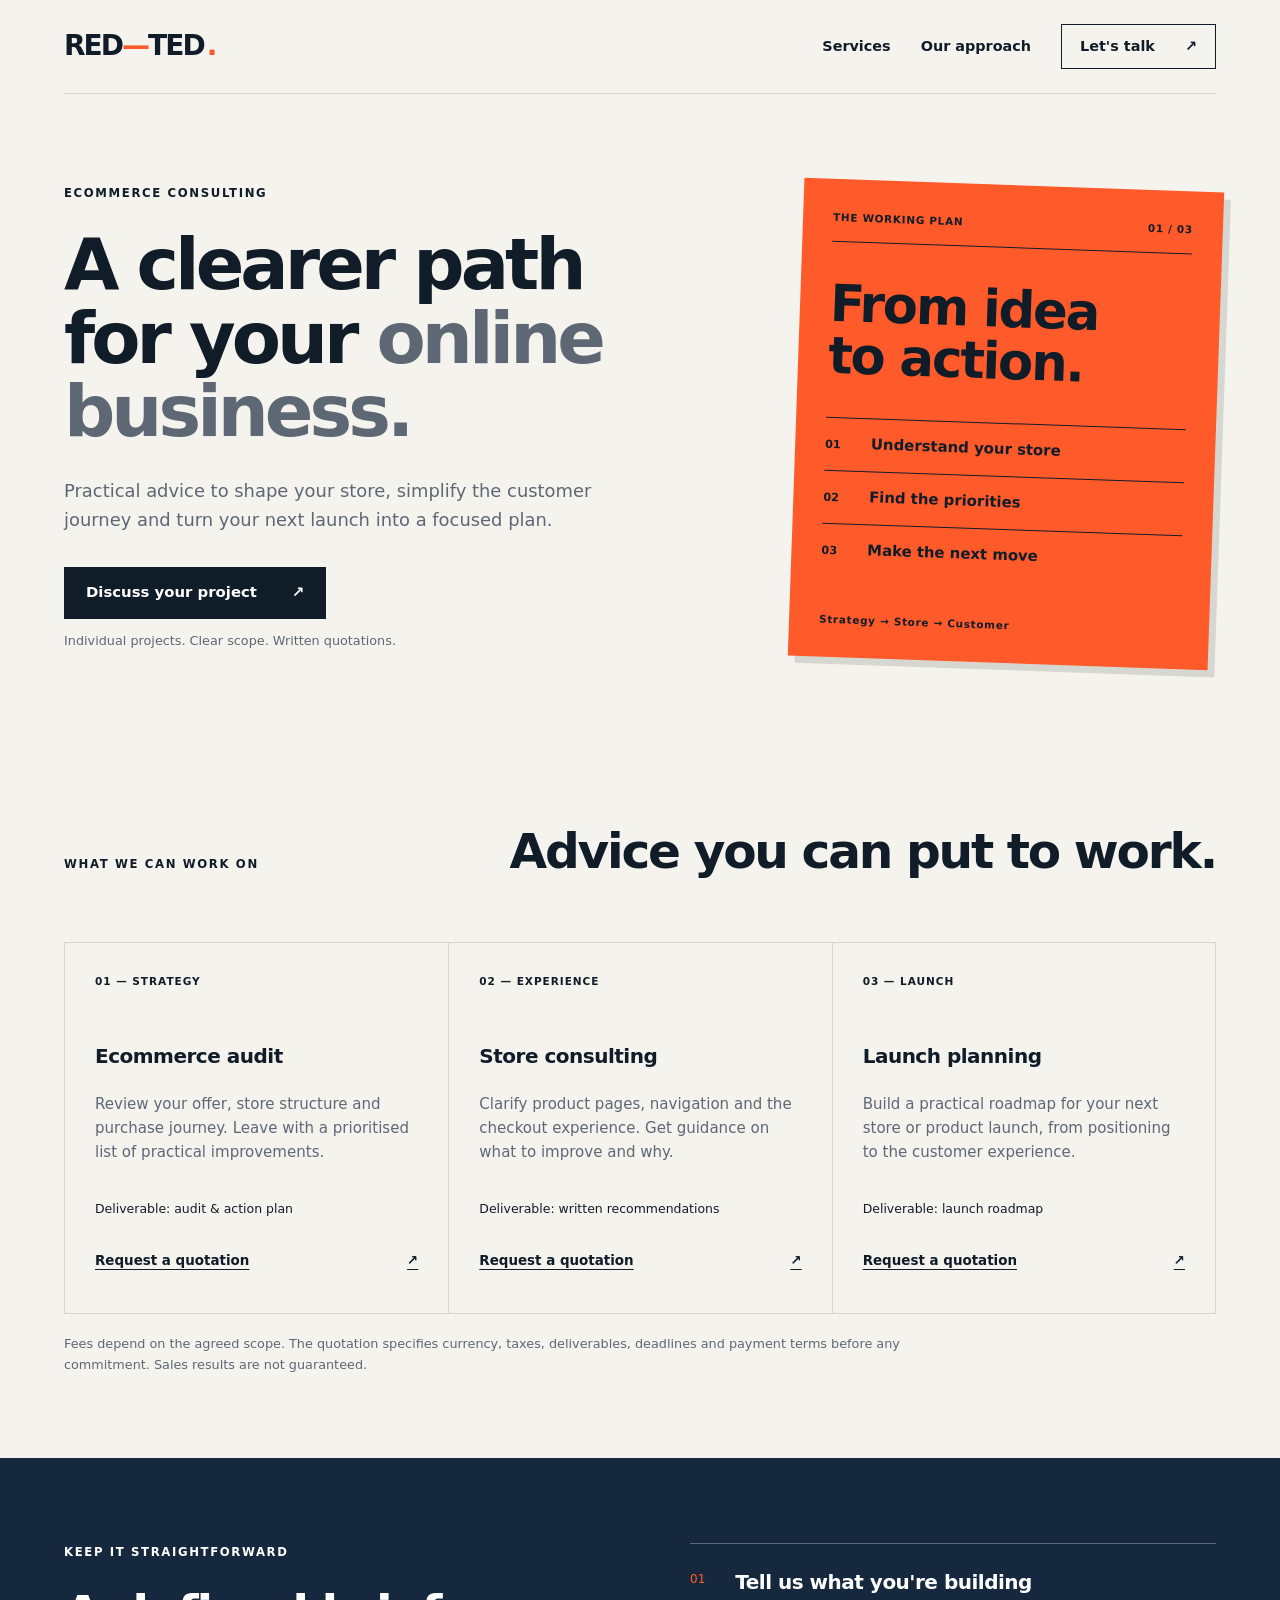
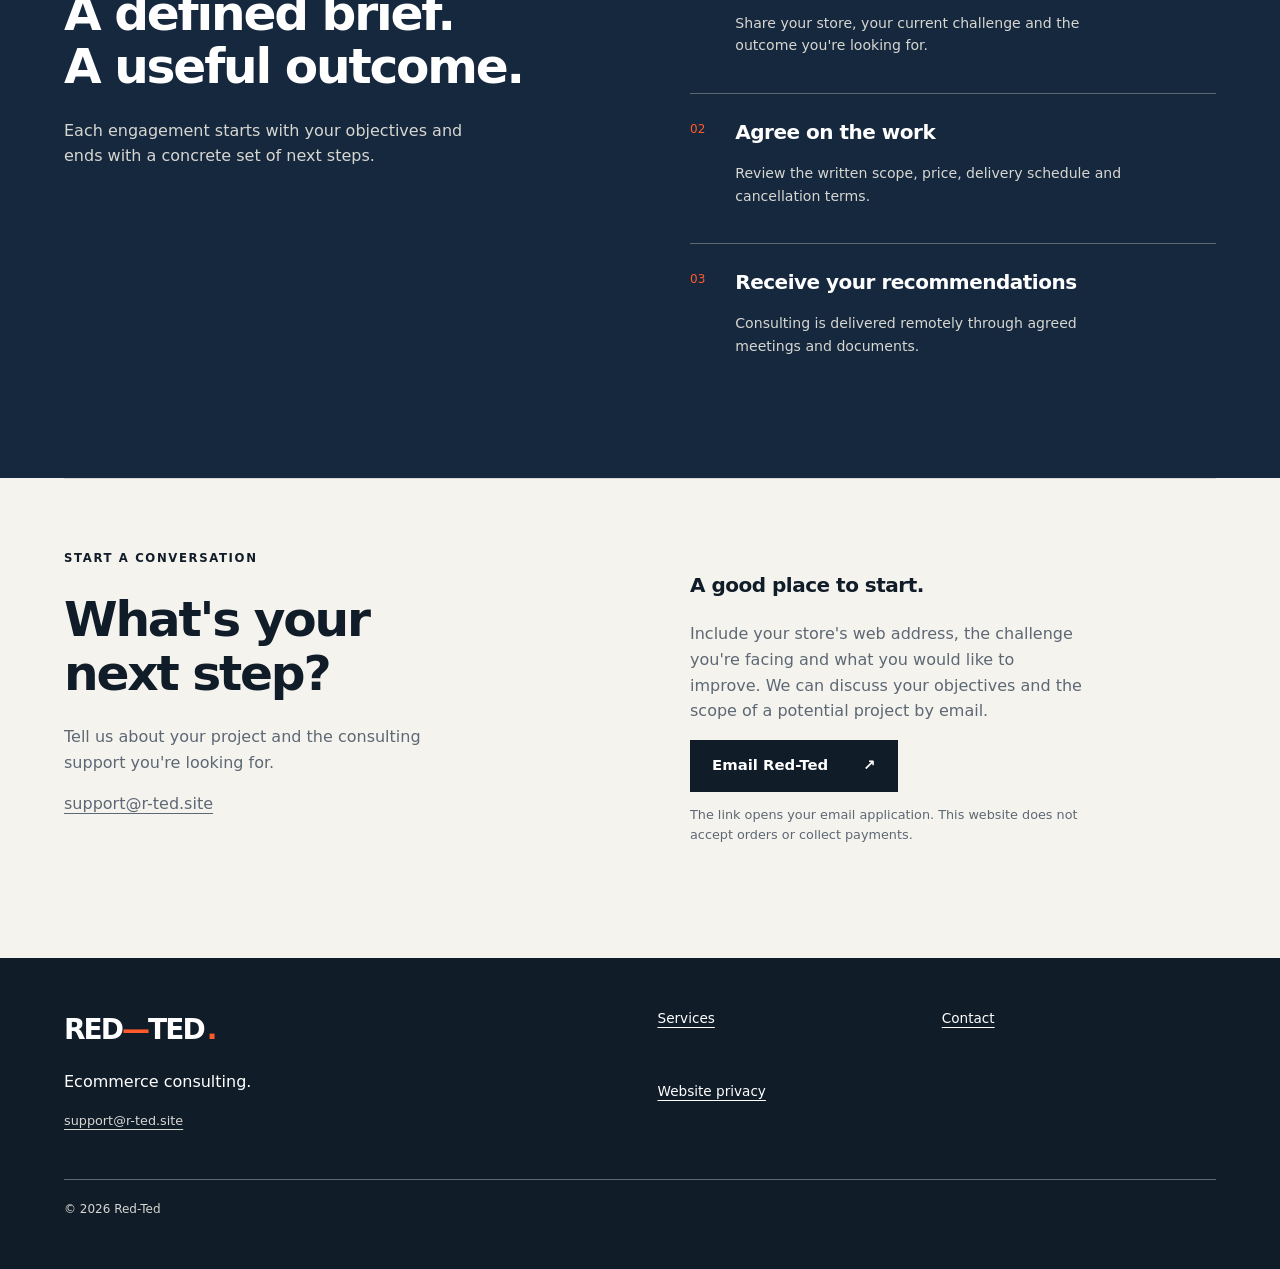
<file: index.html>
<!doctype html>
<html lang="en">
<head>
  <meta charset="utf-8">
  <meta name="viewport" content="width=device-width, initial-scale=1">
  <meta name="description" content="Red-Ted: ecommerce consulting, store strategy, customer experience and launch planning.">
  <title>Red-Ted — Ecommerce consulting</title>
  <link rel="icon" href="favicon.svg" type="image/svg+xml">
  <link rel="stylesheet" href="styles.css">
  <script src="config.js" defer></script>
  <script src="script.js" defer></script>
</head>
<body>
  <a class="skip" href="#main">Skip to content</a>
  <header class="header wrap">
    <a class="logo" href="index.html" aria-label="Red-Ted home">RED<span>—</span>TED<span class="logo-dot">.</span></a>
    <button class="menu" type="button" aria-controls="navigation" aria-expanded="false">Menu</button>
    <nav id="navigation" aria-label="Main navigation"><a href="#services">Services</a><a href="#approach">Our approach</a><a class="outline" href="#contact">Let's talk <span aria-hidden="true">↗</span></a></nav>
  </header>
  <main id="main">
    <section class="hero wrap">
      <div><p class="eyebrow">Ecommerce consulting</p><h1>A clearer path<br>for your <span>online business.</span></h1><p class="intro">Practical advice to shape your store, simplify the customer journey and turn your next launch into a focused plan.</p><a class="button" href="#contact">Discuss your project <span aria-hidden="true">↗</span></a><p class="small">Individual projects. Clear scope. Written quotations.</p></div>
      <aside class="project-note" aria-label="Consulting process illustration"><div class="note-top"><span>THE WORKING PLAN</span><span>01 / 03</span></div><h2>From idea<br>to action.</h2><ol><li><span>01</span> Understand your store</li><li><span>02</span> Find the priorities</li><li><span>03</span> Make the next move</li></ol><div class="note-bottom">Strategy → Store → Customer</div></aside>
    </section>
    <section class="services wrap" id="services"><div class="section-head"><p class="eyebrow">What we can work on</p><h2>Advice you can put to work.</h2></div><div class="service-grid">
      <article><span class="index">01 — STRATEGY</span><h3>Ecommerce audit</h3><p>Review your offer, store structure and purchase journey. Leave with a prioritised list of practical improvements.</p><div class="deliverable">Deliverable: audit & action plan</div><a href="#contact">Request a quotation <span aria-hidden="true">↗</span></a></article>
      <article><span class="index">02 — EXPERIENCE</span><h3>Store consulting</h3><p>Clarify product pages, navigation and the checkout experience. Get guidance on what to improve and why.</p><div class="deliverable">Deliverable: written recommendations</div><a href="#contact">Request a quotation <span aria-hidden="true">↗</span></a></article>
      <article><span class="index">03 — LAUNCH</span><h3>Launch planning</h3><p>Build a practical roadmap for your next store or product launch, from positioning to the customer experience.</p><div class="deliverable">Deliverable: launch roadmap</div><a href="#contact">Request a quotation <span aria-hidden="true">↗</span></a></article>
    </div><p class="small">Fees depend on the agreed scope. The quotation specifies currency, taxes, deliverables, deadlines and payment terms before any commitment. Sales results are not guaranteed.</p></section>
    <section class="approach" id="approach"><div class="wrap approach-inner"><div><p class="eyebrow">Keep it straightforward</p><h2>A defined brief.<br>A useful outcome.</h2><p>Each engagement starts with your objectives and ends with a concrete set of next steps.</p></div><ol><li><span>01</span><div><h3>Tell us what you're building</h3><p>Share your store, your current challenge and the outcome you're looking for.</p></div></li><li><span>02</span><div><h3>Agree on the work</h3><p>Review the written scope, price, delivery schedule and cancellation terms.</p></div></li><li><span>03</span><div><h3>Receive your recommendations</h3><p>Consulting is delivered remotely through agreed meetings and documents.</p></div></li></ol></div></section>
    <section class="contact wrap" id="contact"><div><p class="eyebrow">Start a conversation</p><h2>What's your<br>next step?</h2><p>Tell us about your project and the consulting support you're looking for.</p><p class="contact-email"><a href="mailto:support@r-ted.site">support@r-ted.site</a></p></div><div><h3>A good place to start.</h3><p>Include your store's web address, the challenge you're facing and what you would like to improve. We can discuss your objectives and the scope of a potential project by email.</p><a class="button" href="mailto:support@r-ted.site?subject=Red-Ted%20consulting%20enquiry">Email Red-Ted <span aria-hidden="true">↗</span></a><p class="small">The link opens your email application. This website does not accept orders or collect payments.</p></div></section>
  </main>
  <footer><div class="wrap footer-inner"><div><a class="logo" href="index.html">RED<span>—</span>TED<span class="logo-dot">.</span></a><p>Ecommerce consulting.</p><p class="small"><a href="mailto:support@r-ted.site">support@r-ted.site</a></p></div><nav aria-label="Footer links"><a href="#services">Services</a><a href="#contact">Contact</a><a href="policies.html">Website privacy</a></nav><p class="copyright">© <span id="year">2026</span> Red-Ted</p></div></footer>
</body>
</html>
</file>
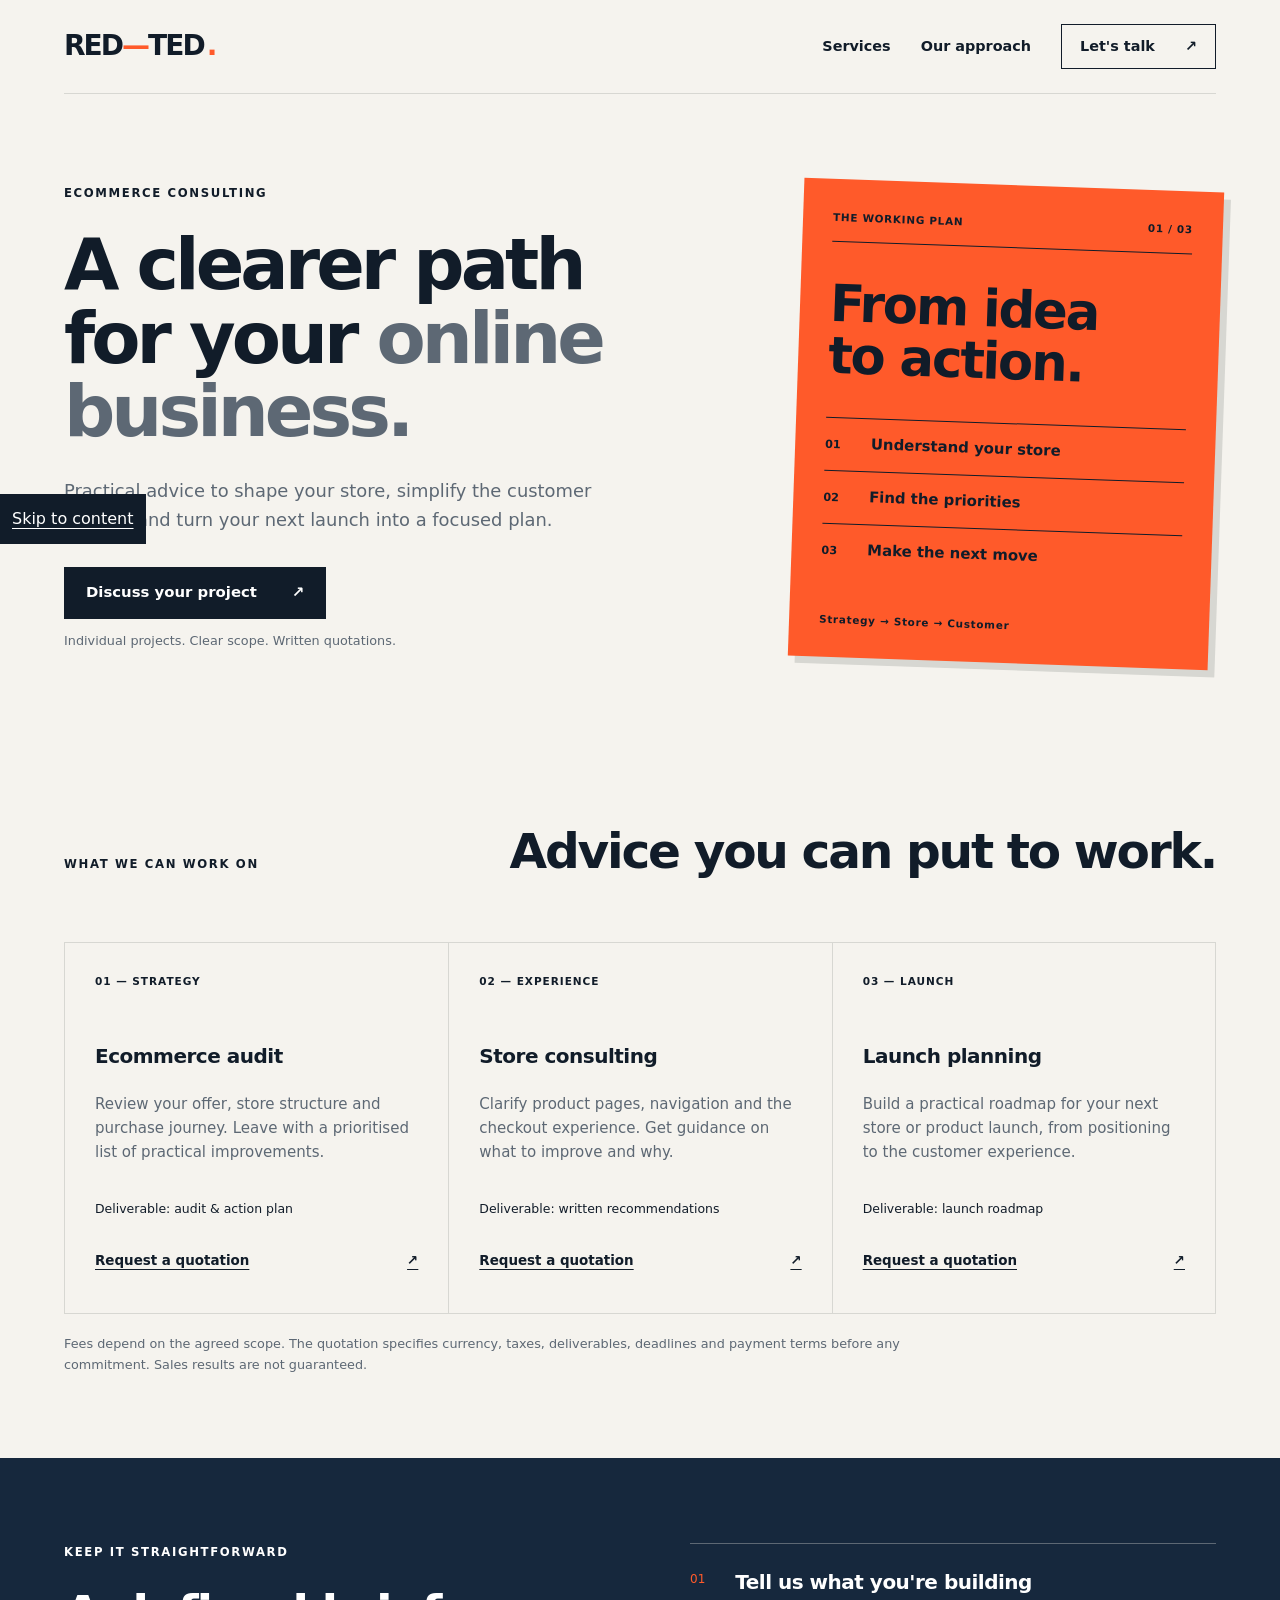
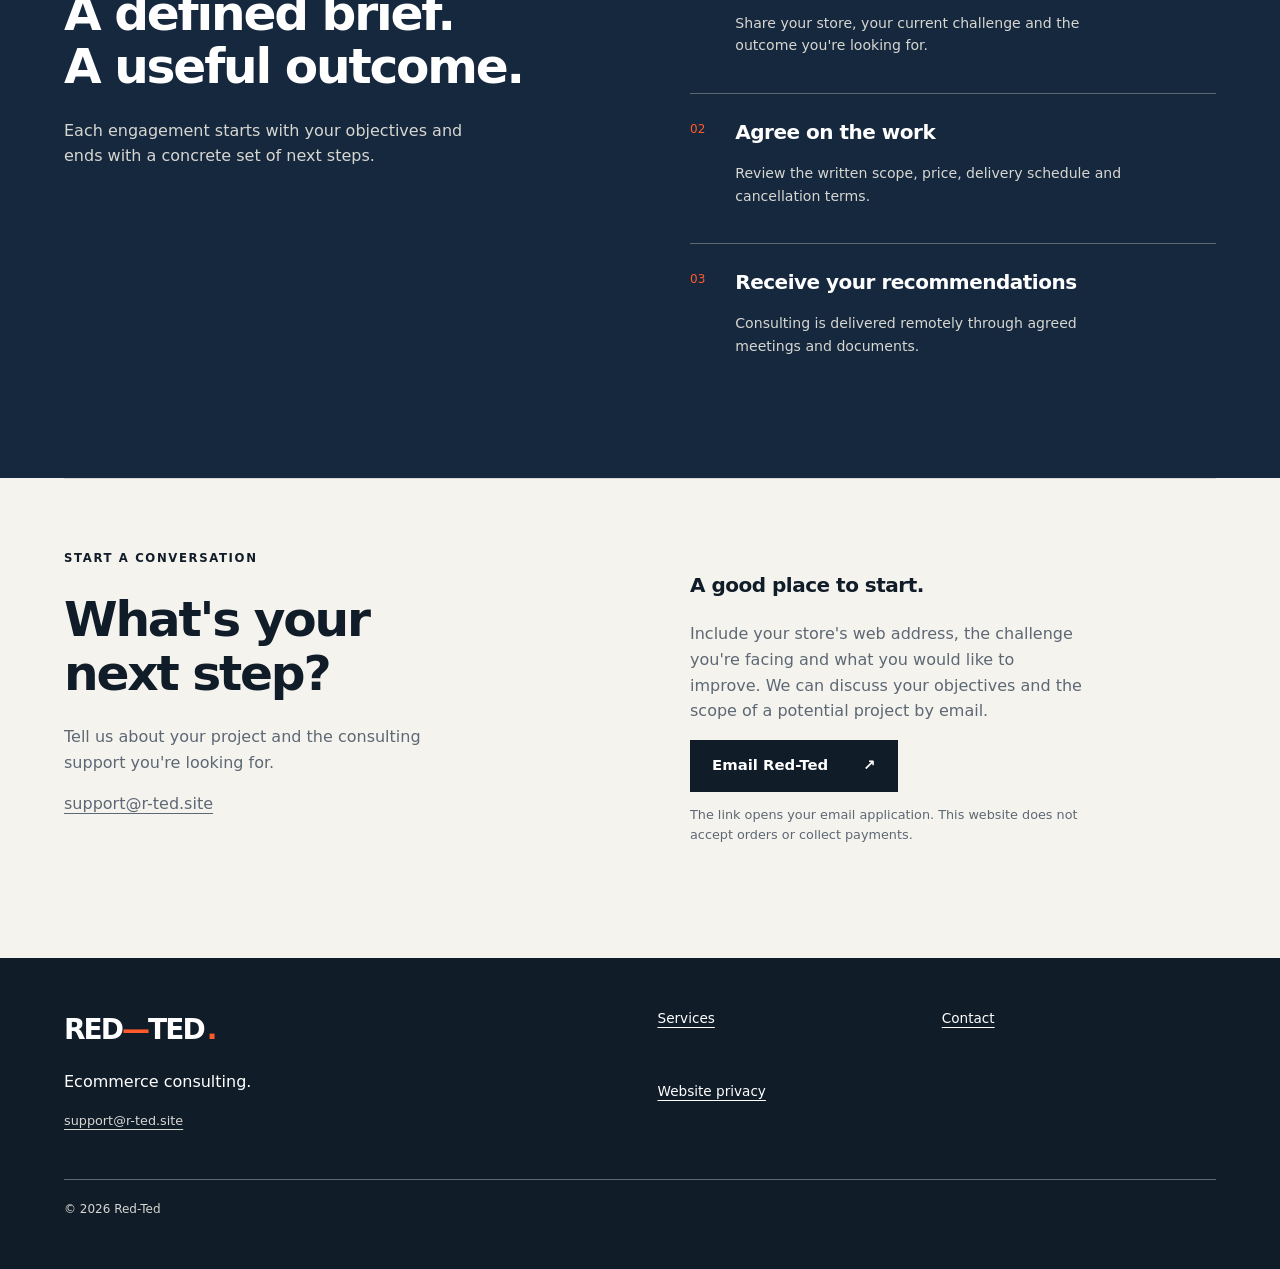
<file: conditions.html>
<!doctype html><html lang="en"><head><meta charset="utf-8"><meta name="viewport" content="width=device-width,initial-scale=1"><meta http-equiv="refresh" content="0;url=index.html#contact"><title>Contact Red-Ted</title><link rel="canonical" href="https://r-ted.site/"></head><body><p>This site is contact-only and does not accept online orders. <a href="index.html#contact">Contact Red-Ted</a>.</p></body></html>
</file>
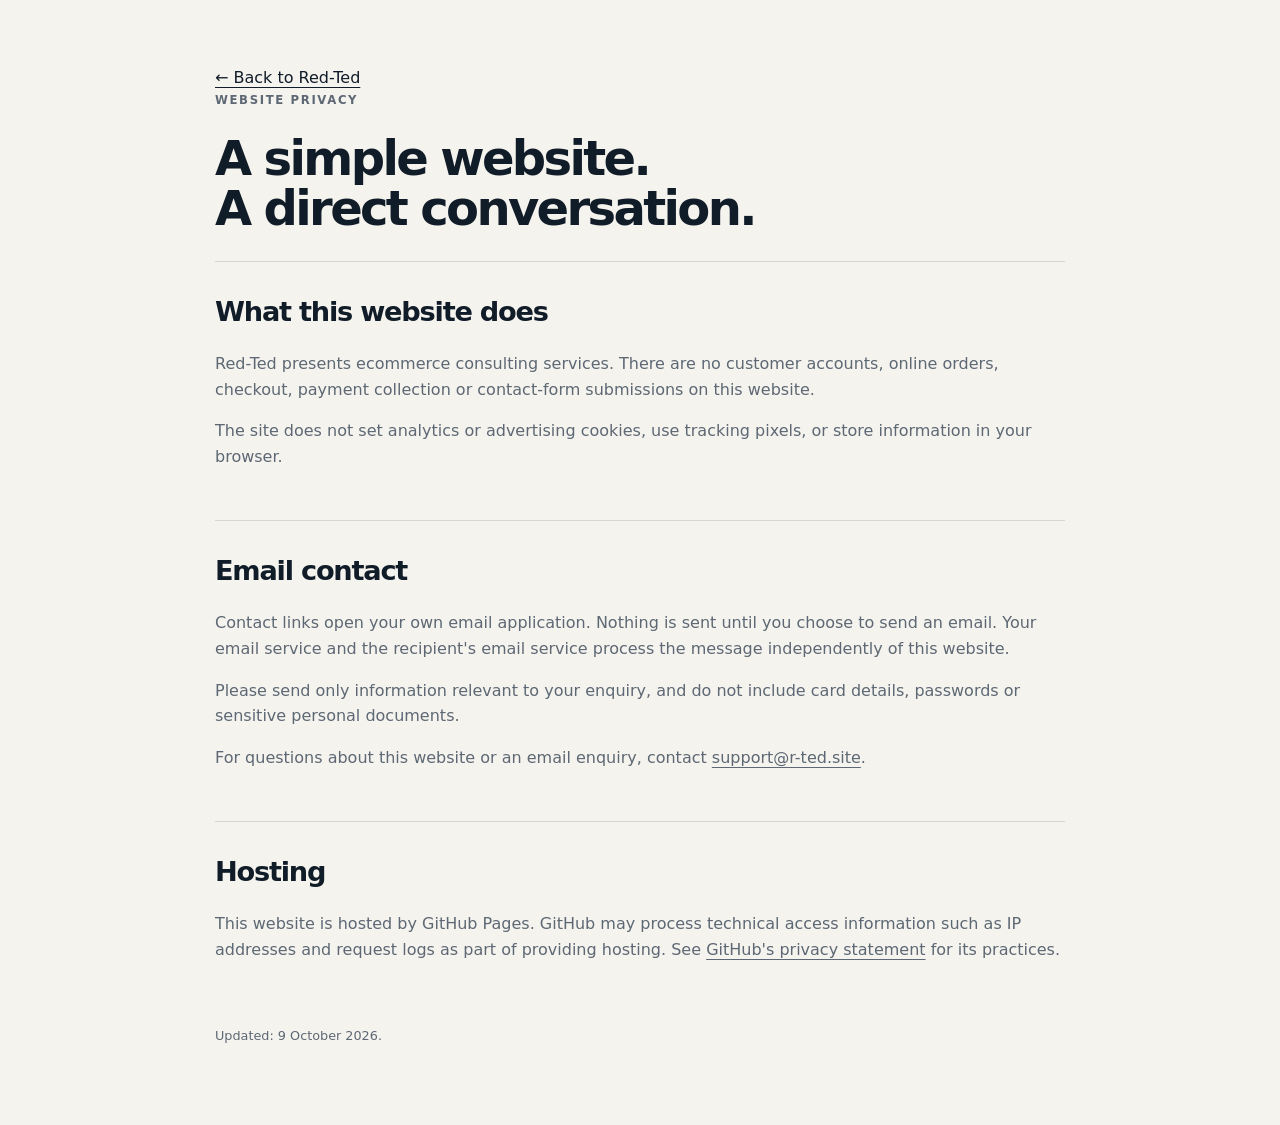
<file: confidentialite.html>
<!doctype html><html lang="en"><head><meta charset="utf-8"><meta name="viewport" content="width=device-width,initial-scale=1"><meta http-equiv="refresh" content="0;url=policies.html"><title>Website privacy — Red-Ted</title><link rel="canonical" href="https://r-ted.site/policies.html"></head><body><p><a href="policies.html">Read the current website privacy information</a>.</p></body></html>
</file>
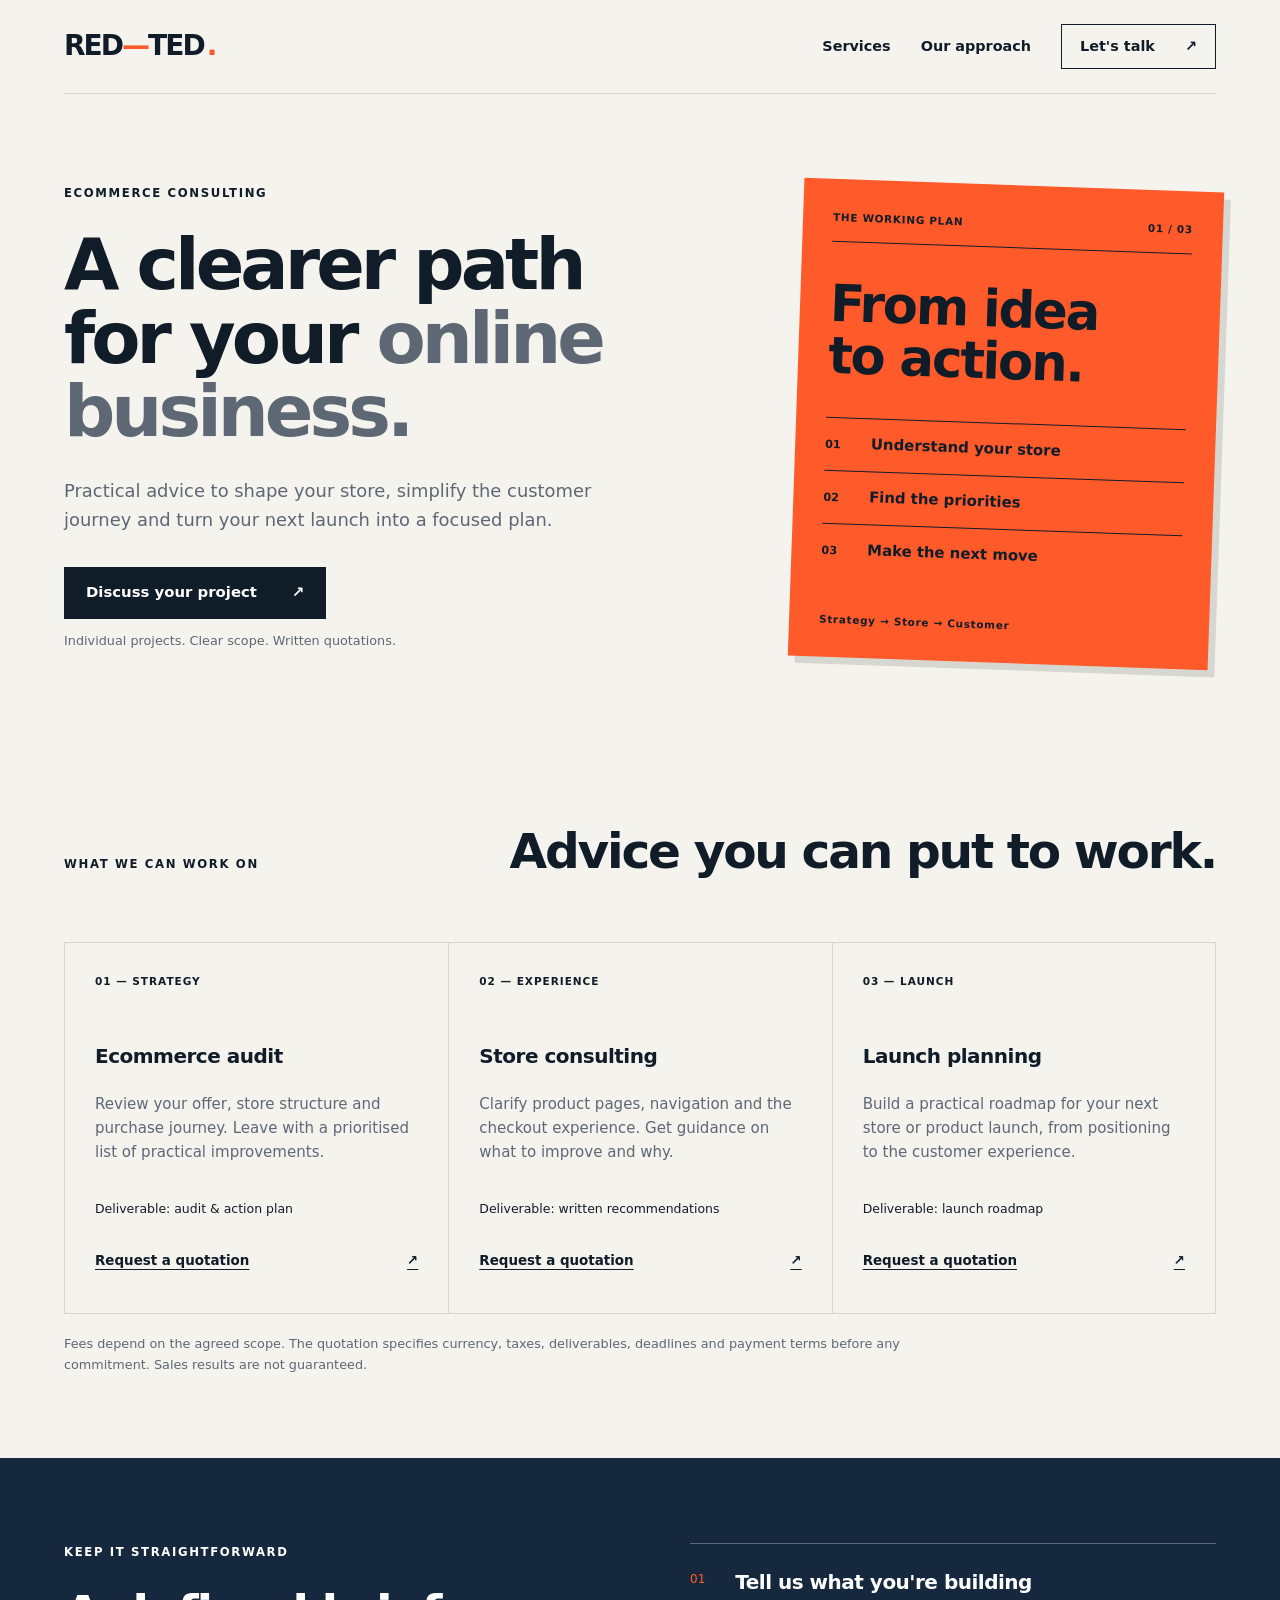
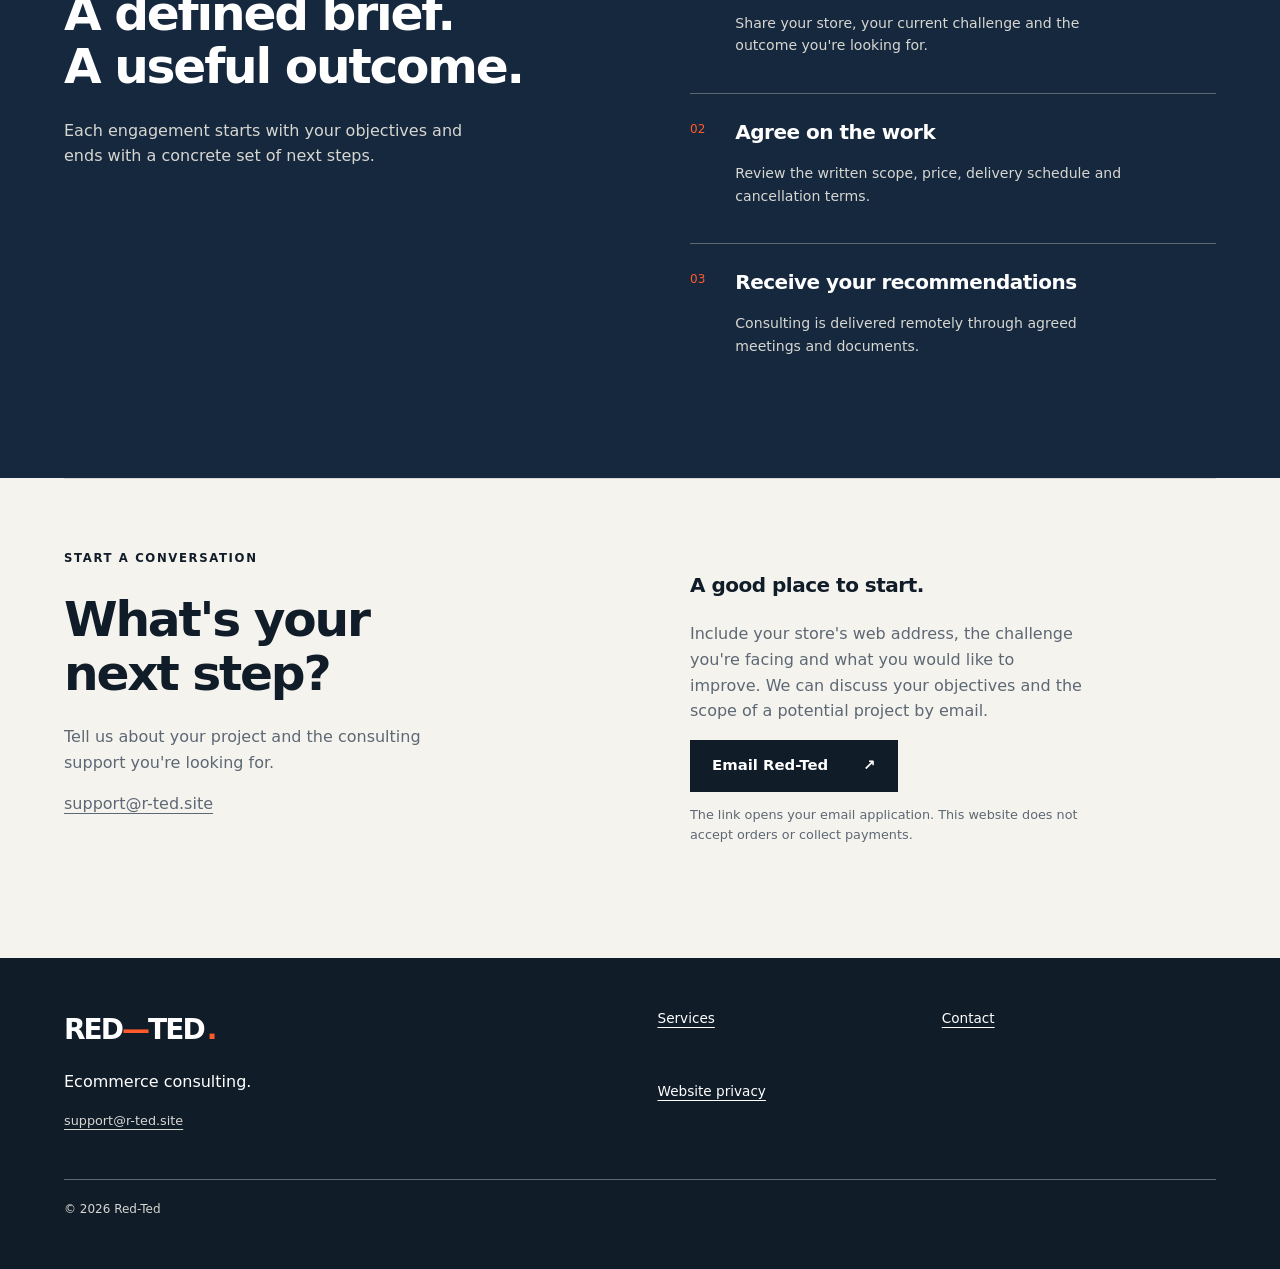
<file: mentions-legales.html>
<!doctype html><html lang="en"><head><meta charset="utf-8"><meta name="viewport" content="width=device-width,initial-scale=1"><meta http-equiv="refresh" content="0;url=index.html#contact"><title>Red-Ted contact</title><link rel="canonical" href="https://r-ted.site/"></head><body><p>This page has moved. <a href="index.html#contact">Visit Red-Ted's contact information</a>.</p></body></html>
</file>
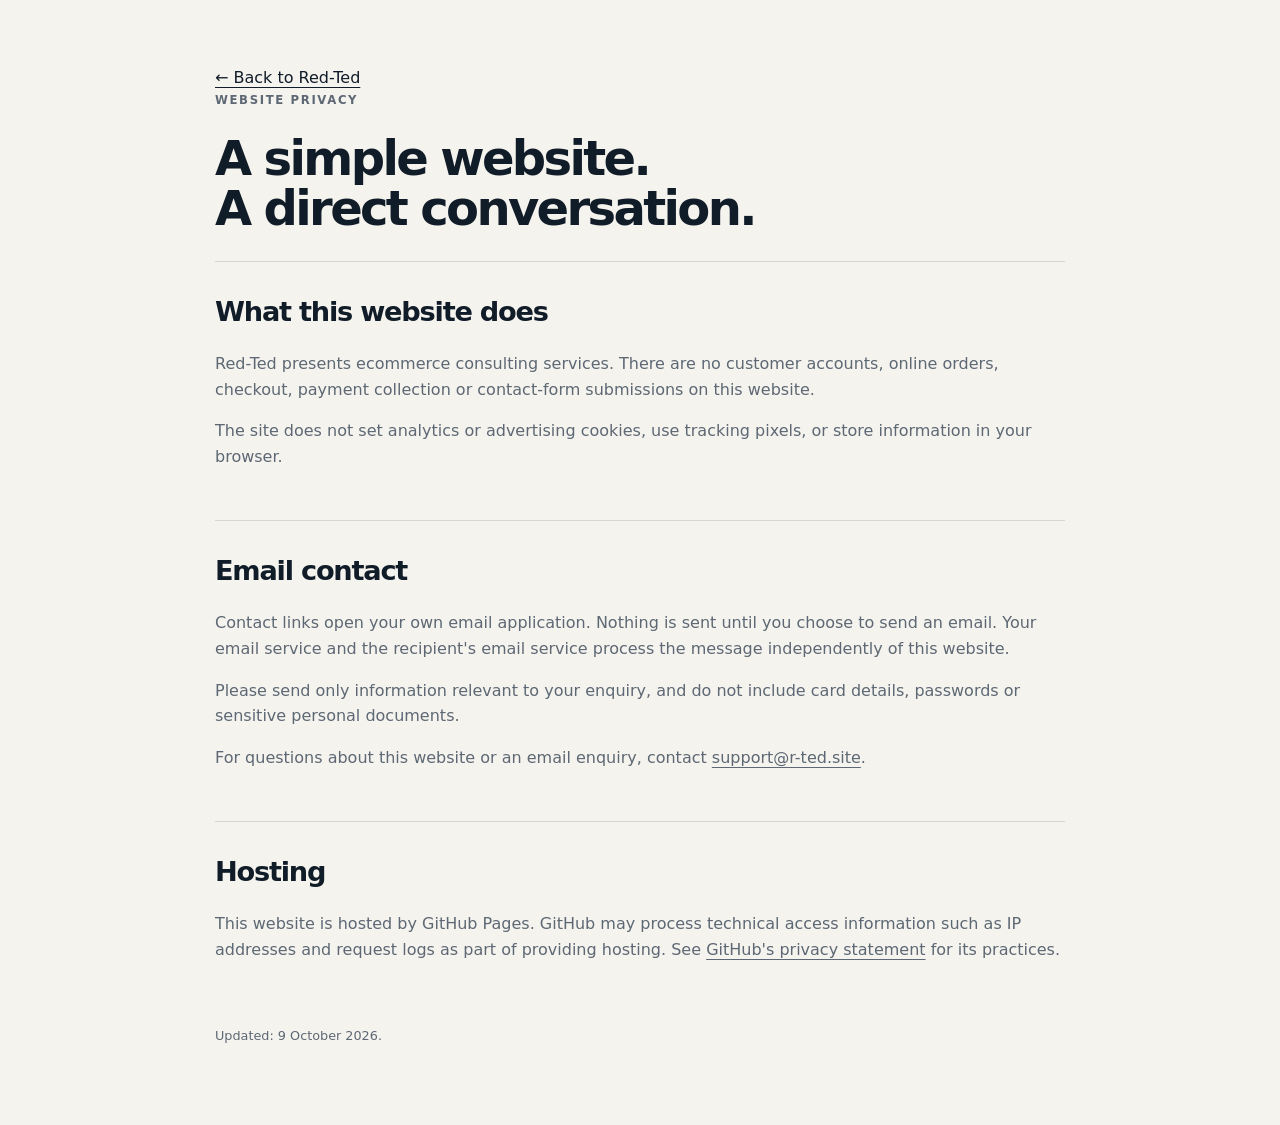
<file: policies.html>
<!doctype html>
<html lang="en"><head><meta charset="utf-8"><meta name="viewport" content="width=device-width,initial-scale=1"><title>Website privacy — Red-Ted</title><meta name="description" content="How the Red-Ted informational website and email contact links work."><link rel="icon" href="favicon.svg" type="image/svg+xml"><link rel="stylesheet" href="styles.css"></head>
<body><main class="wrap legal"><a href="index.html">← Back to Red-Ted</a><p class="eyebrow">Website privacy</p><h1>A simple website.<br>A direct conversation.</h1>
<section><h2>What this website does</h2><p>Red-Ted presents ecommerce consulting services. There are no customer accounts, online orders, checkout, payment collection or contact-form submissions on this website.</p><p>The site does not set analytics or advertising cookies, use tracking pixels, or store information in your browser.</p></section>
<section><h2>Email contact</h2><p>Contact links open your own email application. Nothing is sent until you choose to send an email. Your email service and the recipient's email service process the message independently of this website.</p><p>Please send only information relevant to your enquiry, and do not include card details, passwords or sensitive personal documents.</p><p>For questions about this website or an email enquiry, contact <a href="mailto:support@r-ted.site">support@r-ted.site</a>.</p></section>
<section><h2>Hosting</h2><p>This website is hosted by GitHub Pages. GitHub may process technical access information such as IP addresses and request logs as part of providing hosting. See <a href="https://docs.github.com/en/site-policy/privacy-policies/github-general-privacy-statement">GitHub's privacy statement</a> for its practices.</p></section>
<p class="small">Updated: 9 October 2026.</p></main></body></html>
</file>
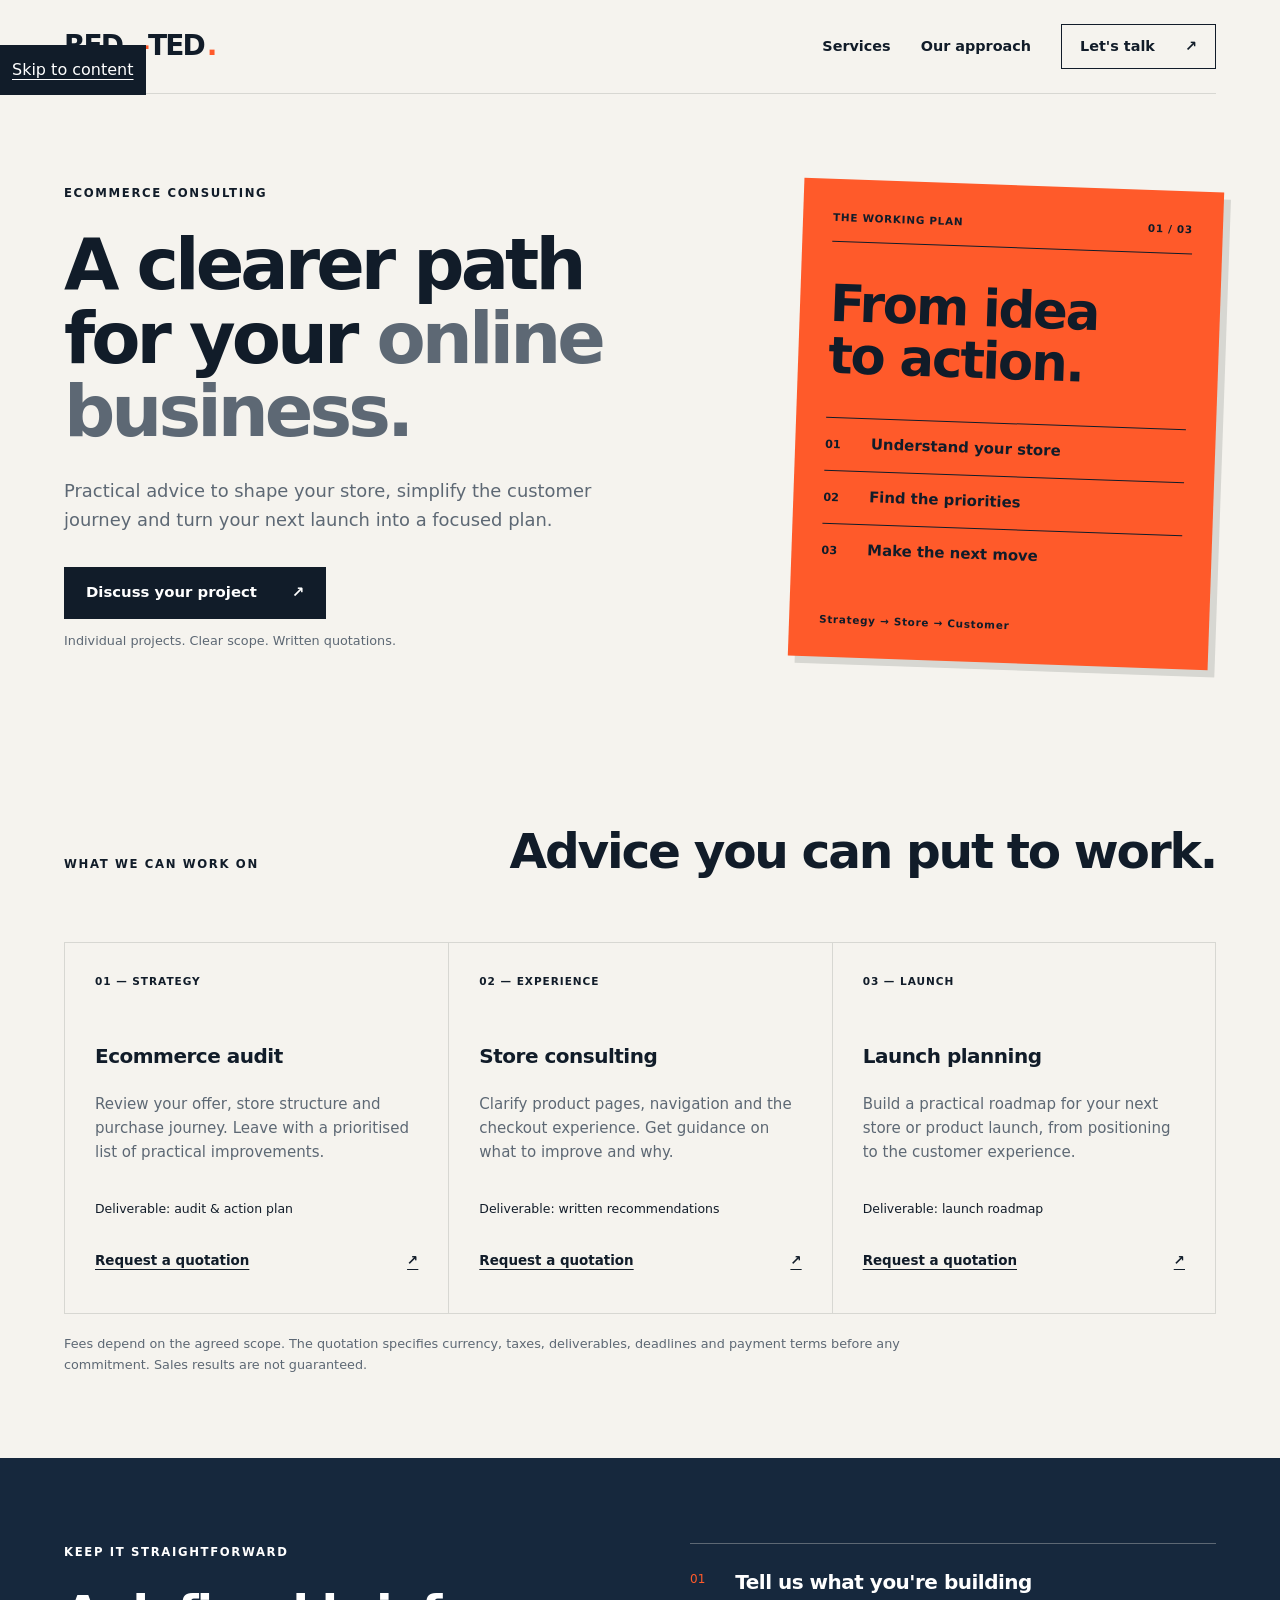
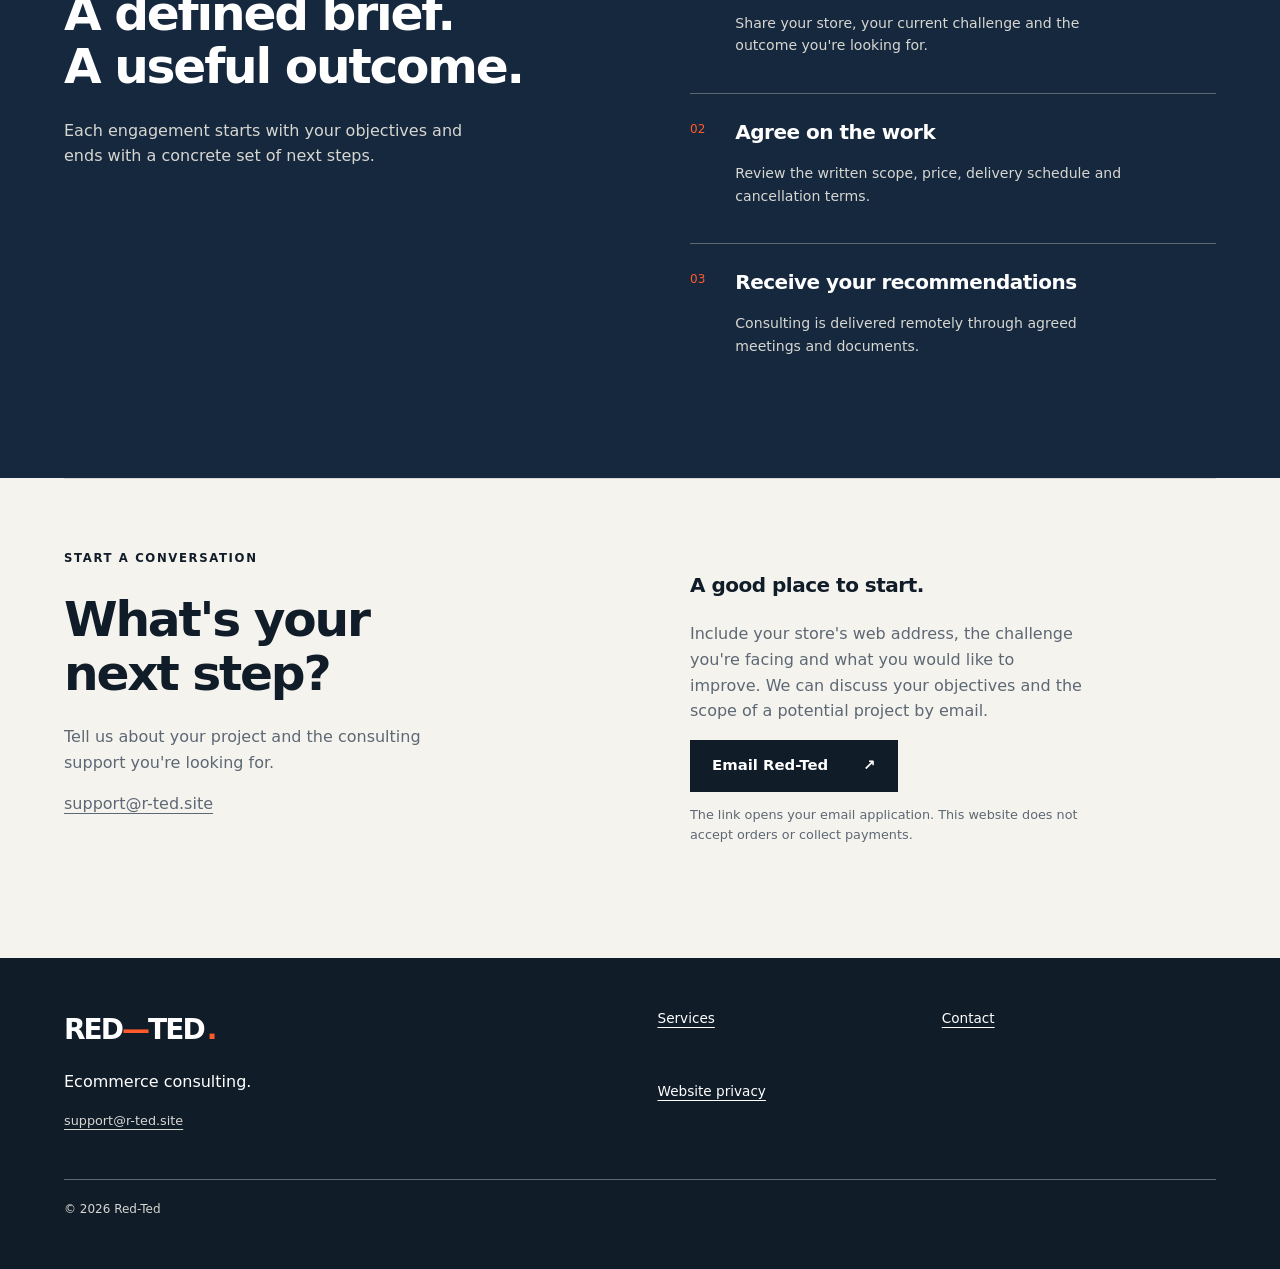
<file: remboursements.html>
<!doctype html><html lang="en"><head><meta charset="utf-8"><meta name="viewport" content="width=device-width,initial-scale=1"><meta http-equiv="refresh" content="0;url=index.html#contact"><title>Contact Red-Ted</title><link rel="canonical" href="https://r-ted.site/"></head><body><p>No checkout or online payments are available on this site. <a href="index.html#contact">Contact Red-Ted with an enquiry</a>.</p></body></html>
</file>
<file: styles.css>
:root{--ink:#111c29;--muted:#5d6874;--paper:#f5f3ee;--white:#fff;--line:#d7d7d2;--accent:#ff5a2a;--navy:#16283d;--gap:clamp(24px,5vw,76px)}
*{box-sizing:border-box}html{scroll-behavior:smooth;scroll-padding-top:25px}body{margin:0;background:var(--paper);color:var(--ink);font-family:Inter,ui-sans-serif,system-ui,-apple-system,"Segoe UI",sans-serif;line-height:1.6}a{color:inherit;text-underline-offset:4px}button,input,textarea{font:inherit}.wrap{width:min(1220px,100% - var(--gap)*2);margin-inline:auto}.draft{background:var(--navy);color:var(--white);padding:9px var(--gap);font-size:.78rem;text-align:center}.skip{position:fixed;top:-100px;background:var(--ink);color:white;padding:12px;z-index:50}.skip:focus{top:0}.header{display:flex;align-items:center;justify-content:space-between;min-height:94px;border-bottom:1px solid var(--line)}.logo{text-decoration:none;font-size:1.75rem;font-weight:850;letter-spacing:-.07em;white-space:nowrap}.logo span{color:var(--accent)}.logo-dot{margin-left:3px}.header nav{display:flex;align-items:center;gap:30px}.header nav a{text-decoration:none;font-weight:600;font-size:.9rem;padding-block:12px}.header nav .outline{border:1px solid var(--ink);padding:10px 18px;display:flex;gap:30px}.menu{display:none;min-height:44px;background:transparent;border:1px solid var(--ink);padding:8px 14px}.hero{padding-block:90px;display:grid;grid-template-columns:1.6fr 1fr;gap:60px;align-items:center}.eyebrow{font-size:.73rem;letter-spacing:.14em;font-weight:800;text-transform:uppercase;margin:0 0 25px}h1{font-size:clamp(2.8rem,5.6vw,5.8rem);line-height:1.03;letter-spacing:-.055em;margin:0 0 28px;font-weight:750}h1 span{color:var(--muted)}.intro{font-size:1.12rem;max-width:580px;color:var(--muted);margin-bottom:32px}.button{display:inline-flex;justify-content:space-between;align-items:center;gap:35px;min-height:52px;background:var(--ink);color:var(--white);padding:14px 22px;border:0;text-decoration:none;font-size:.93rem;font-weight:650;cursor:pointer}.button:hover{background:var(--navy)}.button:active{transform:translateY(1px)}.small{font-size:.8rem;color:var(--muted)}.project-note{padding:30px;background:var(--accent);transform:rotate(2deg);color:var(--ink);box-shadow:7px 7px 0 var(--line)}.note-top,.note-bottom{font-size:.65rem;font-weight:750;letter-spacing:.07em}.note-top{display:flex;justify-content:space-between;border-bottom:1px solid var(--ink);padding-bottom:15px}.project-note h2{font-size:clamp(2.9rem,4vw,4.5rem);line-height:1.03;letter-spacing:-.04em;margin:35px 0}.project-note ol{padding:0;list-style:none}.project-note li{padding:14px 0;border-top:1px solid var(--ink);font-size:.93rem;font-weight:600}.project-note li span{margin-right:25px;font-size:.7rem}.note-bottom{margin-top:35px}.services,.shop{padding-block:70px}.section-head{display:flex;justify-content:space-between;gap:35px;align-items:baseline;margin-bottom:40px}h2{font-size:clamp(2.1rem,3.8vw,3.8rem);line-height:1.1;letter-spacing:-.045em;font-weight:700;margin:0 0 24px}.service-grid{display:grid;grid-template-columns:repeat(3,1fr);border:1px solid var(--line)}.service-grid article{padding:30px;display:flex;flex-direction:column}.service-grid article+article{border-left:1px solid var(--line)}.index{font-size:.66rem;font-weight:800;letter-spacing:.09em}h3{font-size:1.25rem;letter-spacing:-.025em}.service-grid h3{margin-top:50px}.service-grid p{color:var(--muted);font-size:.94rem;margin-top:0;flex:1}.deliverable{font-size:.78rem;margin:20px 0}.service-grid a{display:flex;justify-content:space-between;font-size:.84rem;font-weight:700;min-height:44px;align-items:center}.services>.small{max-width:890px;margin-top:20px}.approach{background:var(--navy);color:var(--white);padding-block:85px}.approach-inner{display:grid;grid-template-columns:1fr 1fr;gap:100px}.approach p{color:var(--line);max-width:410px}.approach .eyebrow{color:var(--white)}.approach ol{padding:0;margin:0;list-style:none}.approach li{display:flex;gap:30px;padding:22px 0;border-top:1px solid var(--muted)}.approach li>span{font-size:.75rem;padding-top:4px;color:var(--accent)}.approach h3{margin:0}.approach li p{font-size:.88rem}.shop{display:grid;grid-template-columns:1fr 1fr;gap:100px;align-items:center}.shop>div>p:not(.eyebrow){color:var(--muted);max-width:450px}.empty-shop{border:1px dashed var(--muted);padding:40px;text-align:center}.empty-shop p{font-size:.85rem;max-width:350px;margin-inline:auto}.contact{display:grid;grid-template-columns:1fr 1fr;gap:100px;padding-block:70px 100px;border-top:1px solid var(--line)}.contact>div>p:not(.eyebrow){max-width:400px;color:var(--muted)}form label{display:block;font-size:.85rem;font-weight:650;margin-bottom:8px}form input,form textarea{display:block;width:100%;border:1px solid var(--line);padding:12px;background:var(--white);color:var(--ink);border-radius:0;margin-bottom:18px;min-height:48px}textarea{resize:vertical}.contact-email{overflow-wrap:anywhere}#form-status{font-size:.85rem}footer{background:var(--ink);color:var(--white);padding-block:50px}.footer-inner{display:grid;grid-template-columns:1fr 1fr;gap:35px}.footer-inner .small{color:var(--line)}footer nav{display:grid;grid-template-columns:1fr 1fr;gap:10px}footer nav a{font-size:.85rem;min-height:44px}.copyright{grid-column:1/-1;font-size:.75rem;border-top:1px solid var(--muted);padding-top:20px;color:var(--line);margin:0}.legal{max-width:850px;padding-block:65px}.legal h1{font-size:3rem}.legal section{border-top:1px solid var(--line);padding-block:35px}.legal section h2{font-size:1.7rem}.legal p,.legal li{color:var(--muted)}.legal-list{display:grid;grid-template-columns:160px 1fr;gap:10px}.legal-list dt{font-weight:600}.legal-list dd{margin:0;overflow-wrap:anywhere}.legal-links{display:flex;flex-wrap:wrap;gap:20px;margin-bottom:40px}:focus-visible{outline:3px solid var(--accent);outline-offset:4px}[hidden]{display:none!important}
@media(max-width:800px){.header{min-height:76px;position:relative}.menu{display:block}.header nav{display:none;position:absolute;top:75px;left:0;right:0;z-index:10;flex-direction:column;align-items:stretch;background:var(--paper);border:1px solid var(--line);padding:20px}.header nav.open{display:flex}.hero{grid-template-columns:1fr;gap:45px;padding-block:50px 65px}.project-note{transform:none;max-width:460px;width:100%}.section-head{display:block}.service-grid{grid-template-columns:1fr}.service-grid article+article{border-left:0;border-top:1px solid var(--line)}.service-grid h3{margin-top:25px}.services,.shop{padding-block:50px}.approach-inner,.shop,.contact{grid-template-columns:1fr;gap:35px}.approach{padding-block:55px}.contact{padding-block:50px 65px}.footer-inner{grid-template-columns:1fr}.legal-list{grid-template-columns:1fr}.legal-list dd{margin-bottom:10px}}@media(prefers-reduced-motion:reduce){html{scroll-behavior:auto}}
</file>
